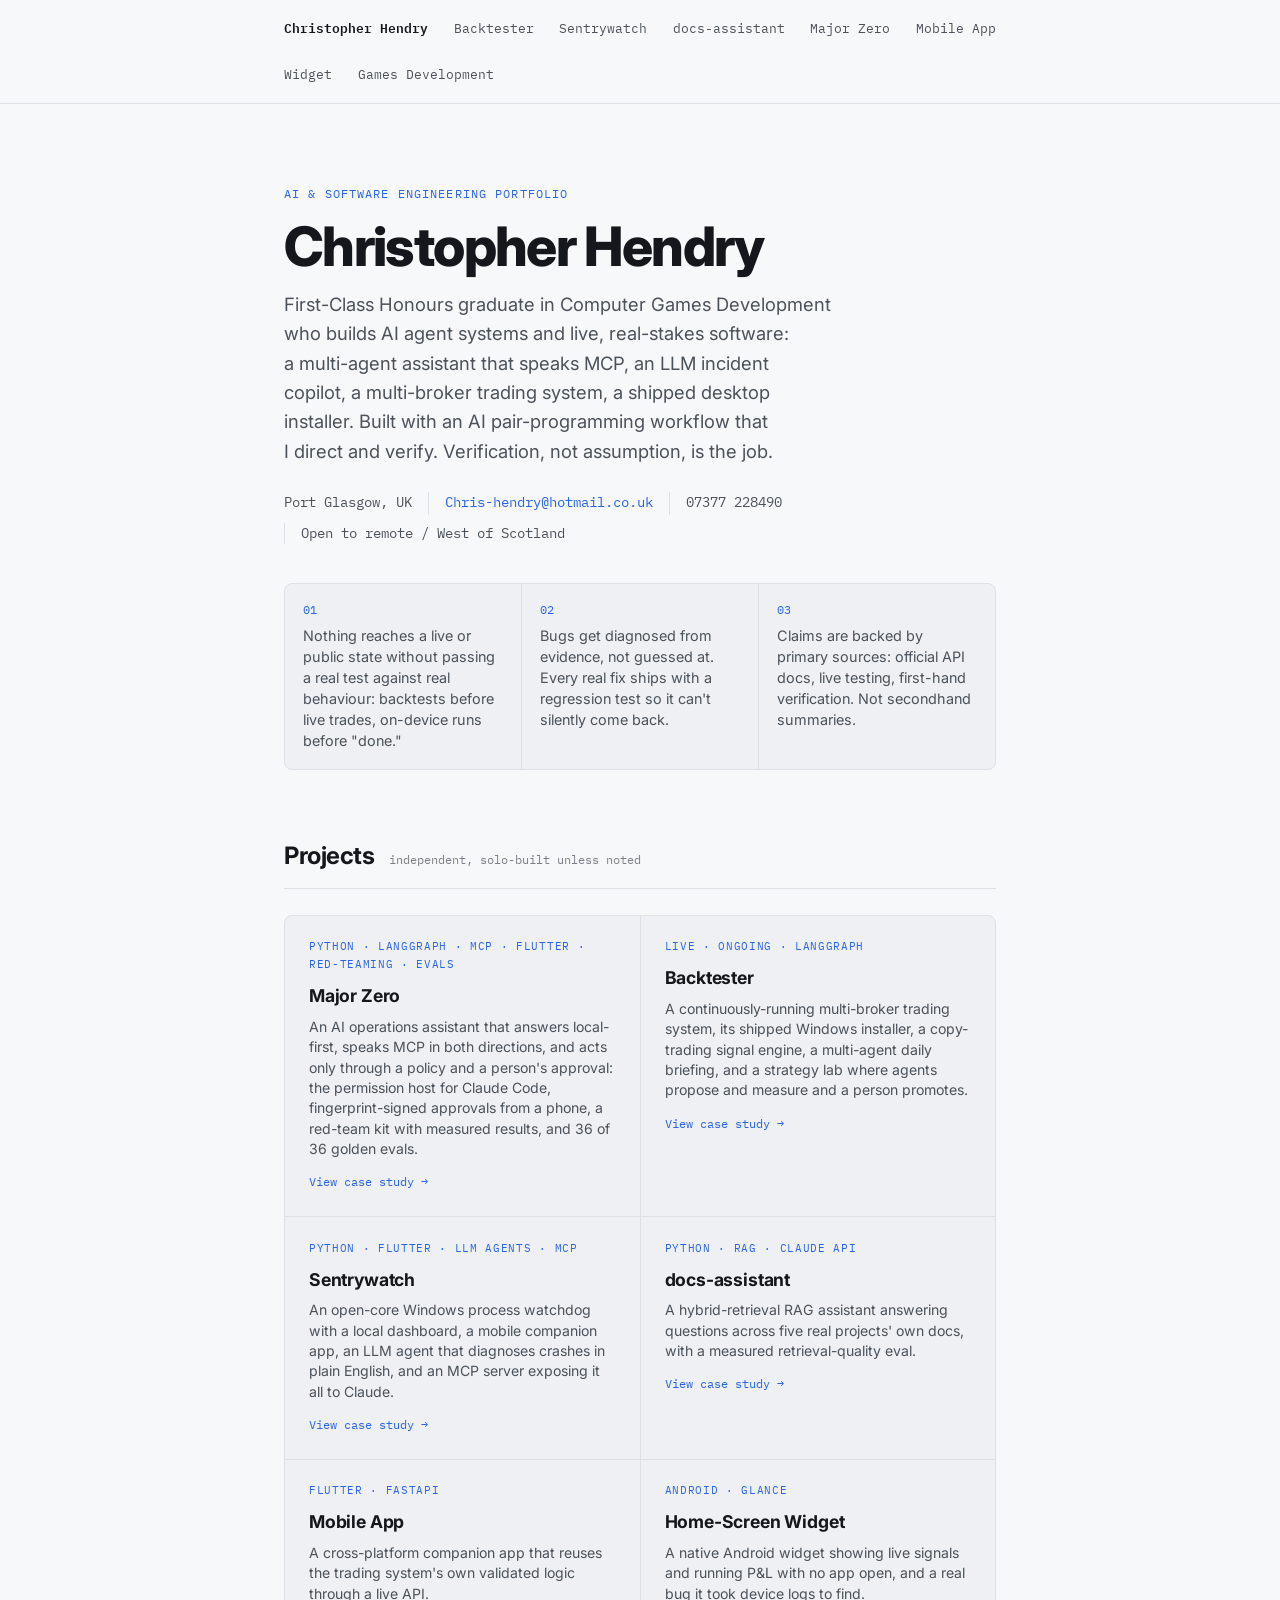
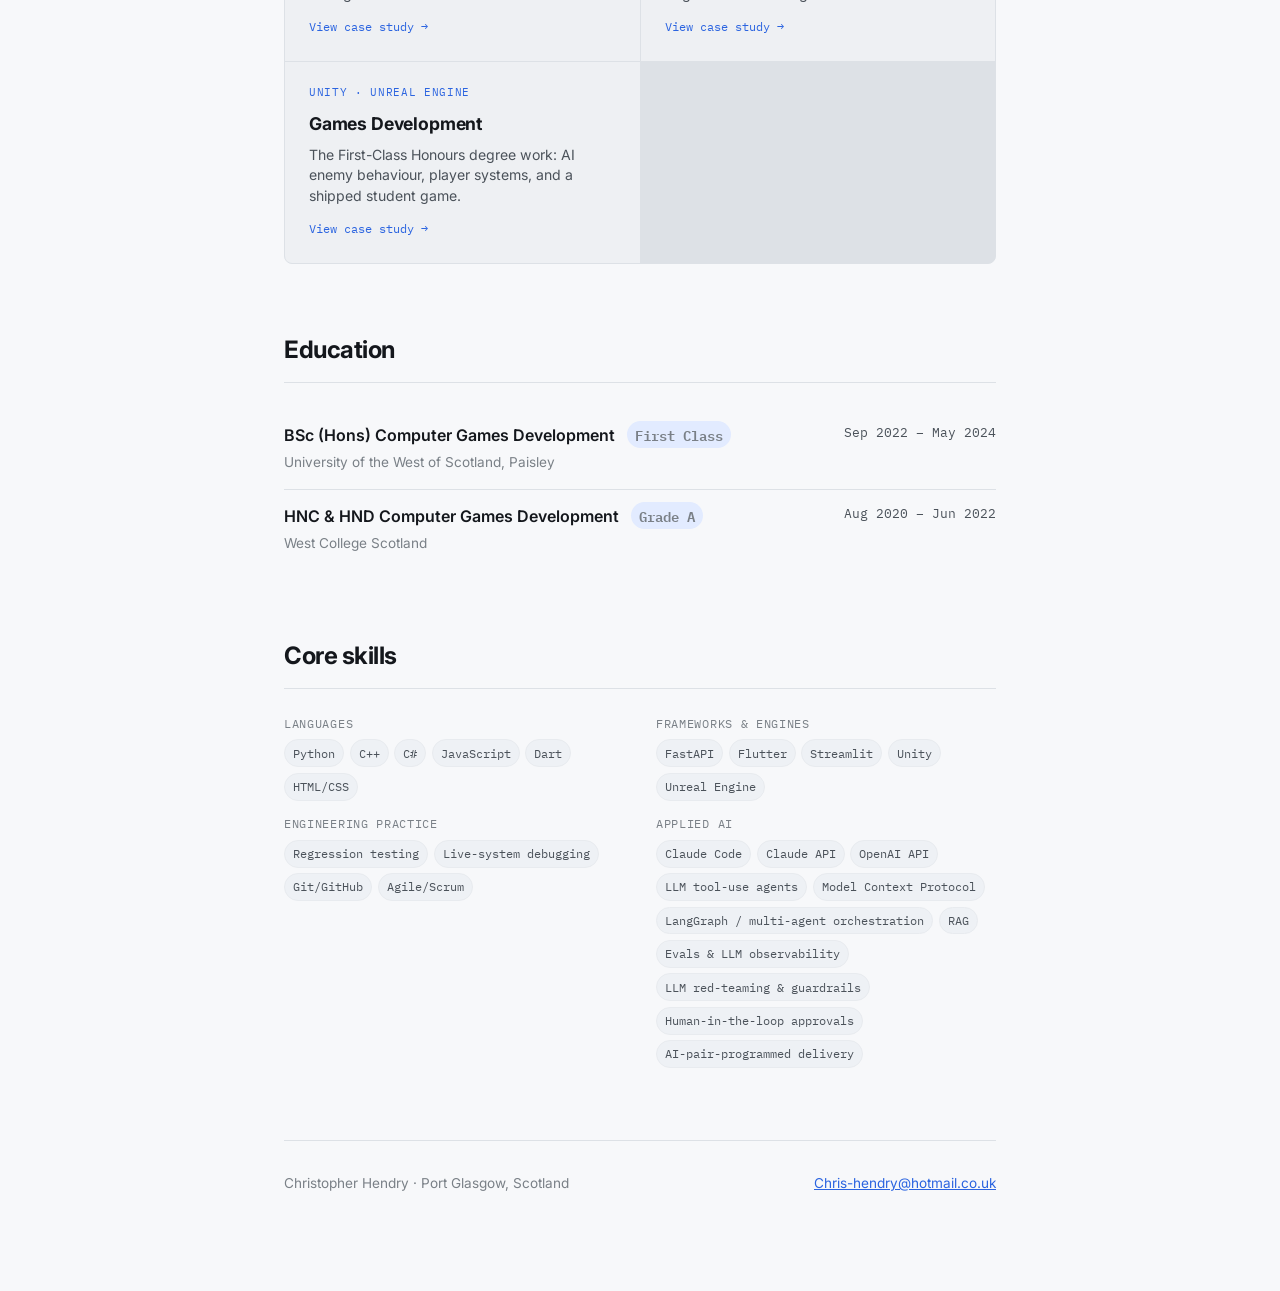
<file: index.html>
<!doctype html>
<html lang="en">
<head>
<meta charset="utf-8">
<meta name="viewport" content="width=device-width, initial-scale=1">
<title>Christopher Hendry</title>
<meta name="description" content="Software engineering portfolio: a live multi-broker trading system, an open-core Windows process watchdog with an LLM incident agent and MCP server, a RAG documentation assistant, Major Zero (a multi-agent AI operations assistant with MCP, human-approved actions, red-teaming and a local-first brain), a strategy research lab, a Flutter companion app and Android home-screen widget, and games development work.">
<link rel="stylesheet" href="styles.css">
</head>
<body>

<nav class="site-nav">
  <div class="site-nav-inner">
    <a class="brand" href="index.html">Christopher Hendry</a>
    <a href="backtester.html">Backtester</a>
    <a href="sentrywatch.html">Sentrywatch</a>
    <a href="docs-assistant.html">docs-assistant</a>
    <a href="major-zero.html">Major Zero</a>
    <a href="mobile-app.html">Mobile App</a>
    <a href="widget.html">Widget</a>
    <a href="games-development.html">Games Development</a>
  </div>
</nav>

<div class="wrap">

  <header class="hero">
    <p class="eyebrow">AI &amp; Software Engineering Portfolio</p>
    <h1>Christopher Hendry</h1>
    <p class="tagline">First-Class Honours graduate in Computer Games Development who builds AI agent systems and live, real-stakes software: a multi-agent assistant that speaks MCP, an LLM incident copilot, a multi-broker trading system, a shipped desktop installer. Built with an AI pair-programming workflow that I direct and verify. Verification, not assumption, is the job.</p>
    <div class="contact-row">
      <span>Port Glasgow, UK</span>
      <a href="mailto:Chris-hendry@hotmail.co.uk">Chris-hendry@hotmail.co.uk</a>
      <span>07377 228490</span>
      <span>Open to remote / West of Scotland</span>
    </div>

    <div class="principles">
      <div class="principle">
        <span class="num">01</span>
        <p>Nothing reaches a live or public state without passing a real test against real behaviour: backtests before live trades, on-device runs before "done."</p>
      </div>
      <div class="principle">
        <span class="num">02</span>
        <p>Bugs get diagnosed from evidence, not guessed at. Every real fix ships with a regression test so it can't silently come back.</p>
      </div>
      <div class="principle">
        <span class="num">03</span>
        <p>Claims are backed by primary sources: official API docs, live testing, first-hand verification. Not secondhand summaries.</p>
      </div>
    </div>
  </header>

  <section>
    <div class="section-head">
      <h2>Projects</h2>
      <span class="section-note">independent, solo-built unless noted</span>
    </div>

    <div class="project-grid">
      <a class="project-card" href="major-zero.html">
        <div class="tag-line">Python · LangGraph · MCP · Flutter · Red-teaming · Evals</div>
        <h3>Major Zero</h3>
        <p>An AI operations assistant that answers local-first, speaks MCP in both directions, and acts only through a policy and a person's approval: the permission host for Claude Code, fingerprint-signed approvals from a phone, a red-team kit with measured results, and 36 of 36 golden evals.</p>
        <span class="go">View case study →</span>
      </a>
      <a class="project-card" href="backtester.html">
        <div class="tag-line">Live · Ongoing · LangGraph</div>
        <h3>Backtester</h3>
        <p>A continuously-running multi-broker trading system, its shipped Windows installer, a copy-trading signal engine, a multi-agent daily briefing, and a strategy lab where agents propose and measure and a person promotes.</p>
        <span class="go">View case study →</span>
      </a>
      <a class="project-card" href="sentrywatch.html">
        <div class="tag-line">Python · Flutter · LLM Agents · MCP</div>
        <h3>Sentrywatch</h3>
        <p>An open-core Windows process watchdog with a local dashboard, a mobile companion app, an LLM agent that diagnoses crashes in plain English, and an MCP server exposing it all to Claude.</p>
        <span class="go">View case study →</span>
      </a>
      <a class="project-card" href="docs-assistant.html">
        <div class="tag-line">Python · RAG · Claude API</div>
        <h3>docs-assistant</h3>
        <p>A hybrid-retrieval RAG assistant answering questions across five real projects' own docs, with a measured retrieval-quality eval.</p>
        <span class="go">View case study →</span>
      </a>
      <a class="project-card" href="mobile-app.html">
        <div class="tag-line">Flutter · FastAPI</div>
        <h3>Mobile App</h3>
        <p>A cross-platform companion app that reuses the trading system's own validated logic through a live API.</p>
        <span class="go">View case study →</span>
      </a>
      <a class="project-card" href="widget.html">
        <div class="tag-line">Android · Glance</div>
        <h3>Home-Screen Widget</h3>
        <p>A native Android widget showing live signals and running P&amp;L with no app open, and a real bug it took device logs to find.</p>
        <span class="go">View case study →</span>
      </a>
      <a class="project-card" href="games-development.html">
        <div class="tag-line">Unity · Unreal Engine</div>
        <h3>Games Development</h3>
        <p>The First-Class Honours degree work: AI enemy behaviour, player systems, and a shipped student game.</p>
        <span class="go">View case study →</span>
      </a>
    </div>
  </section>

  <section>
    <div class="section-head"><h2>Education</h2></div>
    <div class="edu-row">
      <div class="what"><strong>BSc (Hons) Computer Games Development <span class="grade">First Class</span></strong><span>University of the West of Scotland, Paisley</span></div>
      <div class="when">Sep 2022 – May 2024</div>
    </div>
    <div class="edu-row">
      <div class="what"><strong>HNC &amp; HND Computer Games Development <span class="grade">Grade A</span></strong><span>West College Scotland</span></div>
      <div class="when">Aug 2020 – Jun 2022</div>
    </div>
  </section>

  <section>
    <div class="section-head"><h2>Core skills</h2></div>
    <div class="skills-grid">
      <div>
        <div class="group-label">Languages</div>
        <div class="tags"><span>Python</span><span>C++</span><span>C#</span><span>JavaScript</span><span>Dart</span><span>HTML/CSS</span></div>
      </div>
      <div>
        <div class="group-label">Frameworks &amp; engines</div>
        <div class="tags"><span>FastAPI</span><span>Flutter</span><span>Streamlit</span><span>Unity</span><span>Unreal Engine</span></div>
      </div>
      <div>
        <div class="group-label">Engineering practice</div>
        <div class="tags"><span>Regression testing</span><span>Live-system debugging</span><span>Git/GitHub</span><span>Agile/Scrum</span></div>
      </div>
      <div>
        <div class="group-label">Applied AI</div>
        <div class="tags"><span>Claude Code</span><span>Claude API</span><span>OpenAI API</span><span>LLM tool-use agents</span><span>Model Context Protocol</span><span>LangGraph / multi-agent orchestration</span><span>RAG</span><span>Evals &amp; LLM observability</span><span>LLM red-teaming &amp; guardrails</span><span>Human-in-the-loop approvals</span><span>AI-pair-programmed delivery</span></div>
      </div>
    </div>
  </section>

  <footer>
    <span>Christopher Hendry · Port Glasgow, Scotland</span>
    <a href="mailto:Chris-hendry@hotmail.co.uk">Chris-hendry@hotmail.co.uk</a>
  </footer>

</div>
</body>
</html>
</file>
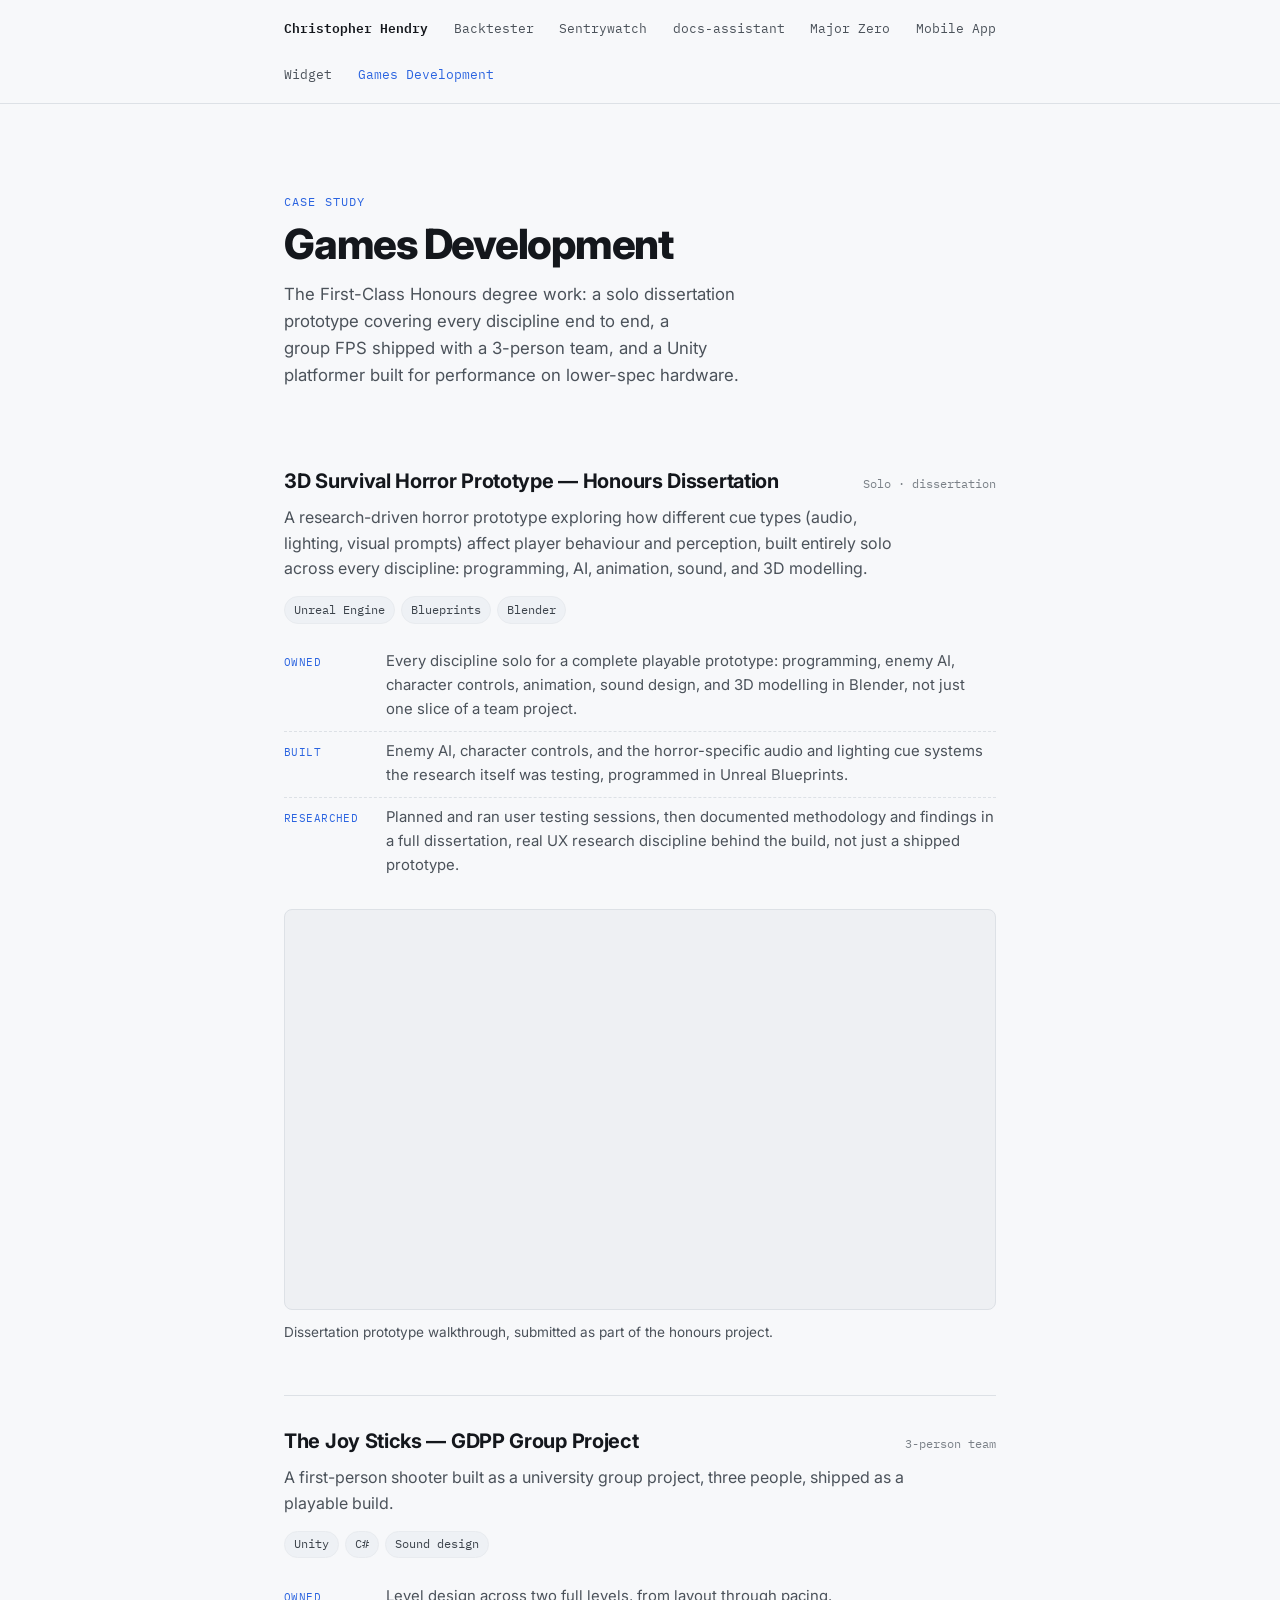
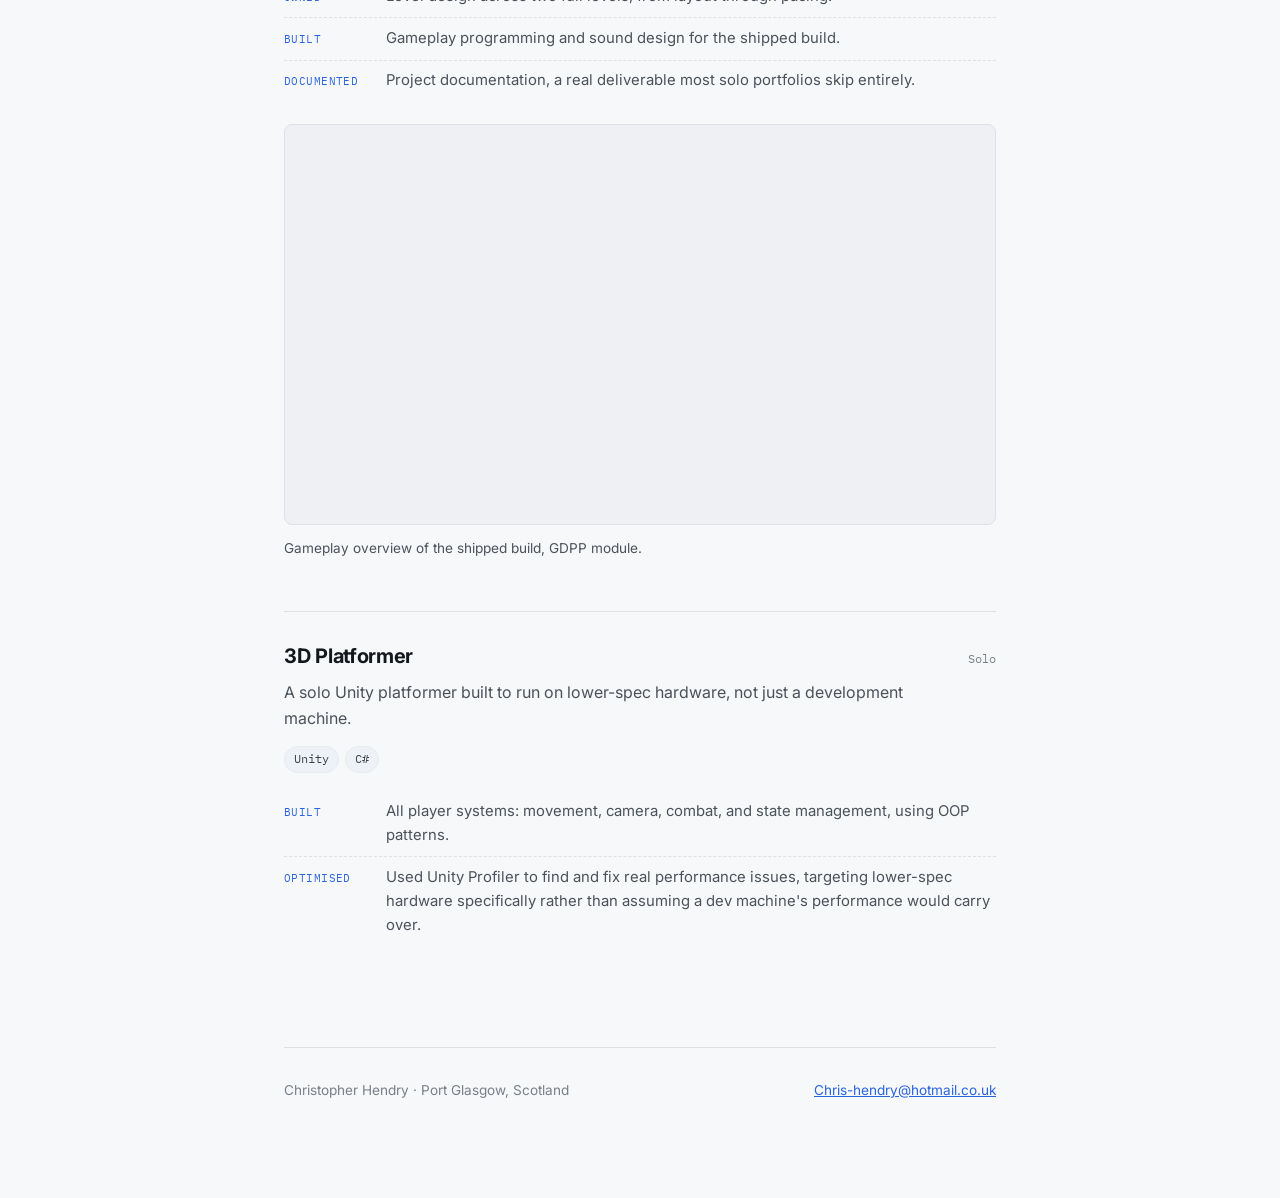
<file: games-development.html>
<!doctype html>
<html lang="en">
<head>
<meta charset="utf-8">
<meta name="viewport" content="width=device-width, initial-scale=1">
<title>Games Development — Christopher Hendry</title>
<meta name="description" content="First-Class Honours games development work: a solo dissertation prototype in Unreal Engine, a group FPS built in Unity, and a Unity 3D platformer.">
<link rel="stylesheet" href="styles.css">
</head>
<body>

<nav class="site-nav">
  <div class="site-nav-inner">
    <a class="brand" href="index.html">Christopher Hendry</a>
    <a href="backtester.html">Backtester</a>
    <a href="sentrywatch.html">Sentrywatch</a>
    <a href="docs-assistant.html">docs-assistant</a>
    <a href="major-zero.html">Major Zero</a>
    <a href="mobile-app.html">Mobile App</a>
    <a href="widget.html">Widget</a>
    <a href="games-development.html" class="active">Games Development</a>
  </div>
</nav>

<div class="wrap">

  <header class="page-header">
    <p class="eyebrow">Case Study</p>
    <h1>Games Development</h1>
    <p class="tagline">The First-Class Honours degree work: a solo dissertation prototype covering every discipline end to end, a group FPS shipped with a 3-person team, and a Unity platformer built for performance on lower-spec hardware.</p>
  </header>

  <section style="margin-top: 0;">
    <div class="case">
      <div class="case-head">
        <h3>3D Survival Horror Prototype — Honours Dissertation</h3>
        <span class="kind">Solo · dissertation</span>
      </div>
      <p class="summary">A research-driven horror prototype exploring how different cue types (audio, lighting, visual prompts) affect player behaviour and perception, built entirely solo across every discipline: programming, AI, animation, sound, and 3D modelling.</p>
      <div class="stack">
        <span>Unreal Engine</span><span>Blueprints</span><span>Blender</span>
      </div>
      <ul class="log">
        <li><span class="tag">Owned</span><p>Every discipline solo for a complete playable prototype: programming, enemy AI, character controls, animation, sound design, and 3D modelling in Blender, not just one slice of a team project.</p></li>
        <li><span class="tag">Built</span><p>Enemy AI, character controls, and the horror-specific audio and lighting cue systems the research itself was testing, programmed in Unreal Blueprints.</p></li>
        <li><span class="tag">Researched</span><p>Planned and ran user testing sessions, then documented methodology and findings in a full dissertation, real UX research discipline behind the build, not just a shipped prototype.</p></li>
      </ul>

      <div class="video-embed">
        <iframe src="https://www.youtube.com/embed/vNpGUsDHNJA" title="Honours dissertation prototype walkthrough" allowfullscreen loading="lazy"></iframe>
      </div>
      <p class="video-caption">Dissertation prototype walkthrough, submitted as part of the honours project.</p>
    </div>

    <div class="case">
      <div class="case-head">
        <h3>The Joy Sticks — GDPP Group Project</h3>
        <span class="kind">3-person team</span>
      </div>
      <p class="summary">A first-person shooter built as a university group project, three people, shipped as a playable build.</p>
      <div class="stack">
        <span>Unity</span><span>C#</span><span>Sound design</span>
      </div>
      <ul class="log">
        <li><span class="tag">Owned</span><p>Level design across two full levels, from layout through pacing.</p></li>
        <li><span class="tag">Built</span><p>Gameplay programming and sound design for the shipped build.</p></li>
        <li><span class="tag">Documented</span><p>Project documentation, a real deliverable most solo portfolios skip entirely.</p></li>
      </ul>

      <div class="video-embed">
        <iframe src="https://www.youtube.com/embed/uWmlsI1l2Cc" title="The Joy Sticks gameplay overview" allowfullscreen loading="lazy"></iframe>
      </div>
      <p class="video-caption">Gameplay overview of the shipped build, GDPP module.</p>
    </div>

    <div class="case" style="border-bottom: none;">
      <div class="case-head">
        <h3>3D Platformer</h3>
        <span class="kind">Solo</span>
      </div>
      <p class="summary">A solo Unity platformer built to run on lower-spec hardware, not just a development machine.</p>
      <div class="stack">
        <span>Unity</span><span>C#</span>
      </div>
      <ul class="log">
        <li><span class="tag">Built</span><p>All player systems: movement, camera, combat, and state management, using OOP patterns.</p></li>
        <li><span class="tag">Optimised</span><p>Used Unity Profiler to find and fix real performance issues, targeting lower-spec hardware specifically rather than assuming a dev machine's performance would carry over.</p></li>
      </ul>
    </div>
  </section>

  <footer>
    <span>Christopher Hendry · Port Glasgow, Scotland</span>
    <a href="mailto:Chris-hendry@hotmail.co.uk">Chris-hendry@hotmail.co.uk</a>
  </footer>

</div>
</body>
</html>
</file>
<file: styles.css>
@import url('https://fonts.googleapis.com/css2?family=Inter:wght@100..900&family=IBM+Plex+Mono:wght@400;500;600&display=swap');

:root {
  --bg: #0a0b0d;
  --bg-raised: #131519;
  --bg-raised-2: #1a1d22;
  --ink: #eef0f2;
  --ink-soft: #a7adb6;
  --ink-faint: #6b7178;
  --rule: rgba(255,255,255,0.10);
  --rule-soft: rgba(255,255,255,0.06);
  --accent: #5a93ff;
  --accent-bright: #85b2ff;
  --accent-ink: #dbe7ff;
  --accent-soft: rgba(90,147,255,0.14);
  --tag-bg: rgba(255,255,255,0.05);
  --tag-ink: #c3c8d1;
  --link: #85b2ff;
}

@media (prefers-color-scheme: light) {
  :root:not([data-theme="dark"]) {
    --bg: #f7f8fa;
    --bg-raised: #eef0f3;
    --bg-raised-2: #e4e7ec;
    --ink: #14171c;
    --ink-soft: #4b525a;
    --ink-faint: #7a8087;
    --rule: #dde1e6;
    --rule-soft: #e8ebef;
    --accent: #2b64e0;
    --accent-bright: #1d4fc0;
    --accent-ink: #123a8f;
    --accent-soft: #e2ebff;
    --tag-bg: #eef1f5;
    --tag-ink: #3c434b;
    --link: #2b64e0;
  }
}

:root[data-theme="light"] {
  --bg: #f7f8fa;
  --bg-raised: #eef0f3;
  --bg-raised-2: #e4e7ec;
  --ink: #14171c;
  --ink-soft: #4b525a;
  --ink-faint: #7a8087;
  --rule: #dde1e6;
  --rule-soft: #e8ebef;
  --accent: #2b64e0;
  --accent-bright: #1d4fc0;
  --accent-ink: #123a8f;
  --accent-soft: #e2ebff;
  --tag-bg: #eef1f5;
  --tag-ink: #3c434b;
  --link: #2b64e0;
}

* { box-sizing: border-box; }
html { background: var(--bg); }
body {
  background: var(--bg);
  color: var(--ink);
  font-family: 'Inter', system-ui, -apple-system, sans-serif;
  font-size: 16px;
  line-height: 1.6;
  margin: 0;
}
::selection { background: var(--accent-soft); color: var(--accent-ink); }
a { color: var(--link); }

.wrap { max-width: 760px; margin: 0 auto; padding: 0 1.5rem 6rem; }

/* ---------- Site nav ---------- */
.site-nav {
  border-bottom: 1px solid var(--rule);
  margin-bottom: 3rem;
}
.site-nav-inner {
  max-width: 760px;
  margin: 0 auto;
  padding: 1.1rem 1.5rem;
  display: flex;
  align-items: center;
  gap: 1.6rem;
  flex-wrap: wrap;
}
.site-nav a {
  font-family: 'IBM Plex Mono', monospace;
  font-size: 0.82rem;
  text-decoration: none;
  color: var(--ink-soft);
}
.site-nav a.brand {
  color: var(--ink);
  font-weight: 600;
  margin-right: auto;
}
.site-nav a:not(.brand):hover { color: var(--ink); }
.site-nav a.active { color: var(--accent); }

/* ---------- Hero (index only) ---------- */
header.hero { padding-top: 2rem; margin-bottom: 3.5rem; }
.eyebrow {
  font-family: 'IBM Plex Mono', monospace;
  font-size: 0.78rem;
  letter-spacing: 0.09em;
  text-transform: uppercase;
  color: var(--accent);
  margin: 0 0 0.9rem;
}
h1 {
  font-family: 'Inter', sans-serif;
  font-weight: 800;
  font-size: clamp(2.4rem, 6vw, 3.4rem);
  line-height: 1.05;
  margin: 0 0 0.9rem;
  text-wrap: balance;
  letter-spacing: -0.03em;
}
.tagline {
  font-size: 1.15rem;
  color: var(--ink-soft);
  max-width: 46ch;
  text-wrap: balance;
  margin: 0 0 1.6rem;
}
.contact-row {
  display: flex;
  flex-wrap: wrap;
  gap: 0.5rem 0;
  font-family: 'IBM Plex Mono', monospace;
  font-size: 0.85rem;
  color: var(--ink-soft);
}
.contact-row span, .contact-row a {
  padding: 0 1rem;
  border-left: 1px solid var(--rule);
}
.contact-row span:first-child, .contact-row a:first-child {
  padding-left: 0;
  border-left: none;
}
.contact-row a { text-decoration: none; border-bottom: 1px solid transparent; }
.contact-row a:hover { border-bottom-color: var(--link); }

.principles {
  display: grid;
  grid-template-columns: repeat(3, 1fr);
  gap: 1px;
  background: var(--rule);
  border: 1px solid var(--rule);
  border-radius: 8px;
  overflow: hidden;
  margin: 2.4rem 0 0;
}
.principle { background: var(--bg-raised); padding: 1.1rem 1.15rem; }
.principle .num {
  font-family: 'IBM Plex Mono', monospace;
  font-size: 0.72rem;
  color: var(--accent);
  display: block;
  margin-bottom: 0.4rem;
}
.principle p { margin: 0; font-size: 0.9rem; color: var(--ink-soft); line-height: 1.45; }

/* ---------- Sections ---------- */
section { margin-top: 4.2rem; }
.section-head {
  display: flex;
  align-items: baseline;
  gap: 0.9rem;
  margin-bottom: 1.6rem;
  border-bottom: 1px solid var(--rule);
  padding-bottom: 0.8rem;
}
.section-head h2 {
  font-family: 'Inter', sans-serif;
  font-weight: 700;
  font-size: 1.5rem;
  letter-spacing: -0.02em;
  margin: 0;
}
.section-head .section-note {
  font-family: 'IBM Plex Mono', monospace;
  font-size: 0.75rem;
  color: var(--ink-faint);
}

/* ---------- Project hub cards (index only) ---------- */
.project-grid {
  display: grid;
  grid-template-columns: 1fr 1fr;
  gap: 1px;
  background: var(--rule);
  border: 1px solid var(--rule);
  border-radius: 8px;
  overflow: hidden;
}
.project-card {
  background: var(--bg-raised);
  padding: 1.4rem 1.5rem;
  text-decoration: none;
  color: inherit;
  display: block;
  transition: background 0.15s ease;
}
.project-card:hover { background: var(--bg-raised-2); }
.project-card .tag-line {
  font-family: 'IBM Plex Mono', monospace;
  font-size: 0.7rem;
  color: var(--accent);
  text-transform: uppercase;
  letter-spacing: 0.06em;
  margin-bottom: 0.5rem;
}
.project-card h3 {
  font-family: 'Inter', sans-serif;
  font-weight: 700;
  font-size: 1.1rem;
  letter-spacing: -0.01em;
  margin: 0 0 0.4rem;
  color: var(--ink);
}
.project-card p { margin: 0; font-size: 0.88rem; color: var(--ink-soft); line-height: 1.45; }
.project-card .go {
  display: inline-block;
  margin-top: 0.8rem;
  font-family: 'IBM Plex Mono', monospace;
  font-size: 0.78rem;
  color: var(--accent);
}

/* ---------- Page header (sub-pages) ---------- */
.page-header { padding-top: 2.5rem; margin-bottom: 3rem; }
.page-header .eyebrow { margin-bottom: 0.7rem; }
.page-header h1 { font-size: clamp(2rem, 5vw, 2.6rem); }
.page-header .tagline { font-size: 1.05rem; }

/* ---------- Case studies ---------- */
.case { padding: 1.8rem 0; border-bottom: 1px solid var(--rule); }
.case:last-child { border-bottom: none; }
.case-head {
  display: flex;
  justify-content: space-between;
  align-items: baseline;
  gap: 1rem;
  flex-wrap: wrap;
  margin-bottom: 0.5rem;
}
.case h3 {
  font-family: 'Inter', sans-serif;
  font-weight: 700;
  font-size: 1.25rem;
  letter-spacing: -0.015em;
  margin: 0;
}
.case .kind { font-family: 'IBM Plex Mono', monospace; font-size: 0.72rem; color: var(--ink-faint); white-space: nowrap; }
.case .summary { color: var(--ink-soft); margin: 0 0 0.9rem; max-width: 62ch; }

.stack { display: flex; flex-wrap: wrap; gap: 0.4rem; margin-bottom: 1.1rem; }
.stack span {
  font-family: 'IBM Plex Mono', monospace;
  font-size: 0.72rem;
  background: var(--tag-bg);
  color: var(--tag-ink);
  border: 1px solid var(--rule-soft);
  padding: 0.22rem 0.55rem;
  border-radius: 999px;
}

/* ---------- Image gallery ---------- */
.gallery { display: grid; grid-template-columns: repeat(auto-fill, minmax(150px, 1fr)); gap: 1rem; margin-top: 0.4rem; }
.gallery figure { margin: 0; background: var(--bg-raised); border: 1px solid var(--rule); border-radius: 8px; overflow: hidden; }
.gallery img { display: block; width: 100%; aspect-ratio: 9 / 19.5; object-fit: cover; object-position: top; border-bottom: 1px solid var(--rule); cursor: zoom-in; }
.gallery-wide { grid-template-columns: repeat(auto-fill, minmax(260px, 1fr)); }
.gallery-wide img { aspect-ratio: 16 / 10; object-position: top left; }
.gallery-single { grid-template-columns: minmax(220px, 320px); }
.gallery figcaption { padding: 0.6rem 0.7rem; font-size: 0.78rem; color: var(--ink-soft); line-height: 1.4; }
.gallery figcaption strong { color: var(--ink); }

.lightbox {
  position: fixed; inset: 0; background: rgba(3,4,5,0.88);
  display: none; align-items: center; justify-content: center;
  padding: 3vh 2vw; z-index: 50; cursor: zoom-out;
}
.lightbox.open { display: flex; }
.lightbox img { max-height: 94vh; max-width: 92vw; border-radius: 8px; box-shadow: 0 20px 60px rgba(0,0,0,0.5); }

/* ---------- Video embed ---------- */
.video-embed {
  position: relative;
  width: 100%;
  aspect-ratio: 16 / 9;
  background: var(--bg-raised);
  border: 1px solid var(--rule);
  border-radius: 8px;
  overflow: hidden;
  margin: 1.4rem 0;
}
.video-embed iframe { position: absolute; inset: 0; width: 100%; height: 100%; border: 0; }
.video-caption { font-size: 0.85rem; color: var(--ink-soft); margin-top: -0.6rem; margin-bottom: 1.4rem; }

/* ---------- Log entries ---------- */
.log { margin: 0; padding: 0; list-style: none; }
.log li { display: grid; grid-template-columns: 5.5rem 1fr; gap: 0.9rem; padding: 0.55rem 0; font-size: 0.93rem; align-items: baseline; }
.log li + li { border-top: 1px dashed var(--rule); }
.log .tag {
  font-family: 'IBM Plex Mono', monospace;
  font-size: 0.68rem;
  letter-spacing: 0.04em;
  text-transform: uppercase;
  color: var(--accent);
  padding-top: 0.15rem;
}
.log p { margin: 0; color: var(--ink-soft); }
.log strong { color: var(--ink); font-weight: 600; }

/* ---------- Education / skills (index only) ---------- */
.edu-row { display: flex; justify-content: space-between; gap: 1rem; flex-wrap: wrap; padding: 0.9rem 0; border-bottom: 1px solid var(--rule); }
.edu-row:last-child { border-bottom: none; }
.edu-row .what strong { display: block; font-size: 1rem; font-weight: 600; }
.edu-row .what span { color: var(--ink-faint); font-size: 0.85rem; }
.edu-row .when { font-family: 'IBM Plex Mono', monospace; font-size: 0.8rem; color: var(--ink-soft); white-space: nowrap; }
.grade {
  font-family: 'IBM Plex Mono', monospace;
  font-size: 0.72rem;
  color: var(--accent-ink);
  background: var(--accent-soft);
  padding: 0.15rem 0.5rem;
  border-radius: 999px;
  margin-left: 0.5rem;
}

.skills-grid { display: grid; grid-template-columns: 1fr 1fr; gap: 0.9rem 2rem; }
.skills-grid .group-label {
  font-family: 'IBM Plex Mono', monospace;
  font-size: 0.72rem;
  text-transform: uppercase;
  letter-spacing: 0.06em;
  color: var(--ink-faint);
  margin-bottom: 0.4rem;
}
.skills-grid .tags { display: flex; flex-wrap: wrap; gap: 0.35rem; }
.skills-grid .tags span {
  font-family: 'IBM Plex Mono', monospace;
  font-size: 0.76rem;
  color: var(--ink-soft);
  background: var(--tag-bg);
  border: 1px solid var(--rule-soft);
  padding: 0.2rem 0.5rem;
  border-radius: 999px;
}

footer {
  margin-top: 4.5rem;
  padding-top: 2rem;
  border-top: 1px solid var(--rule);
  color: var(--ink-faint);
  font-size: 0.85rem;
  display: flex;
  justify-content: space-between;
  flex-wrap: wrap;
  gap: 0.6rem;
}

@media (max-width: 620px) {
  .wrap { padding: 0 1.25rem 4rem; }
  .principles { grid-template-columns: 1fr; }
  .project-grid { grid-template-columns: 1fr; }
  .skills-grid { grid-template-columns: 1fr; }
  .log li { grid-template-columns: 1fr; gap: 0.15rem; }
  .contact-row span, .contact-row a { border-left: none; padding: 0; }
}
</file>
